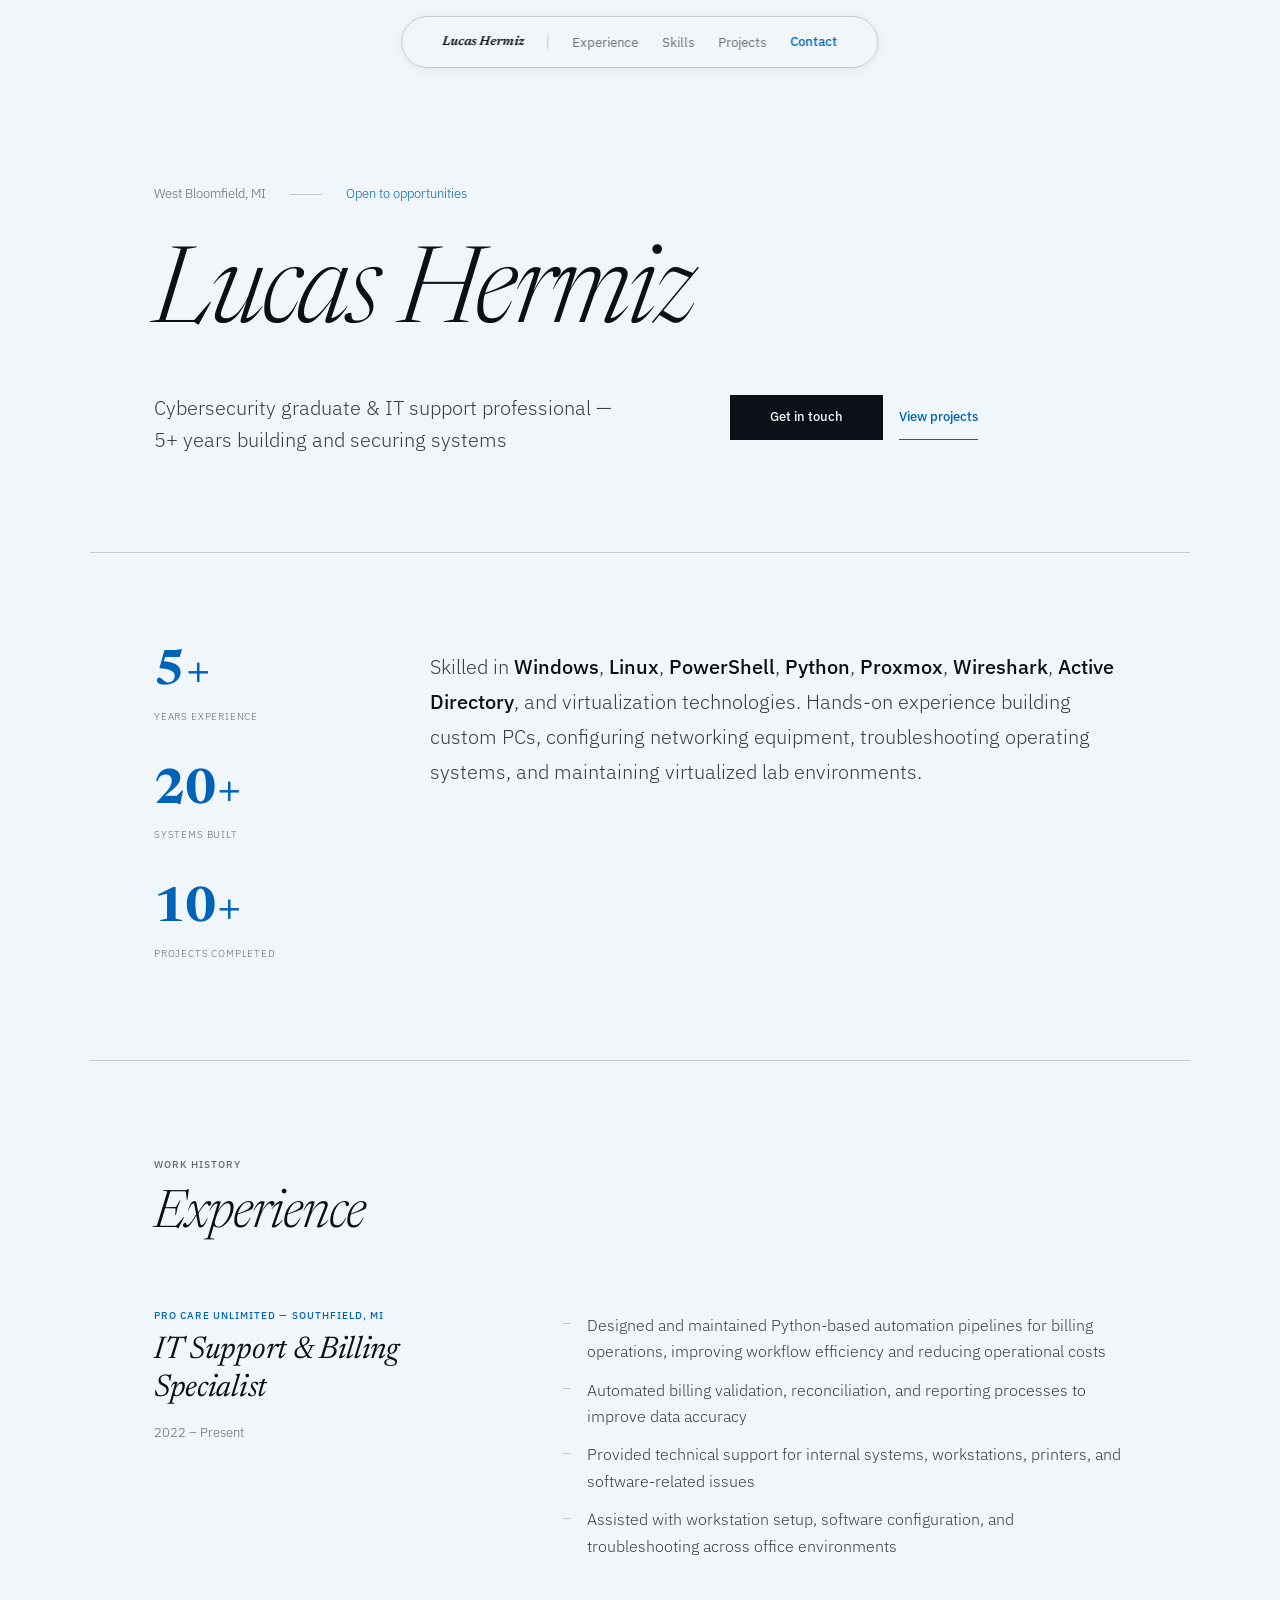
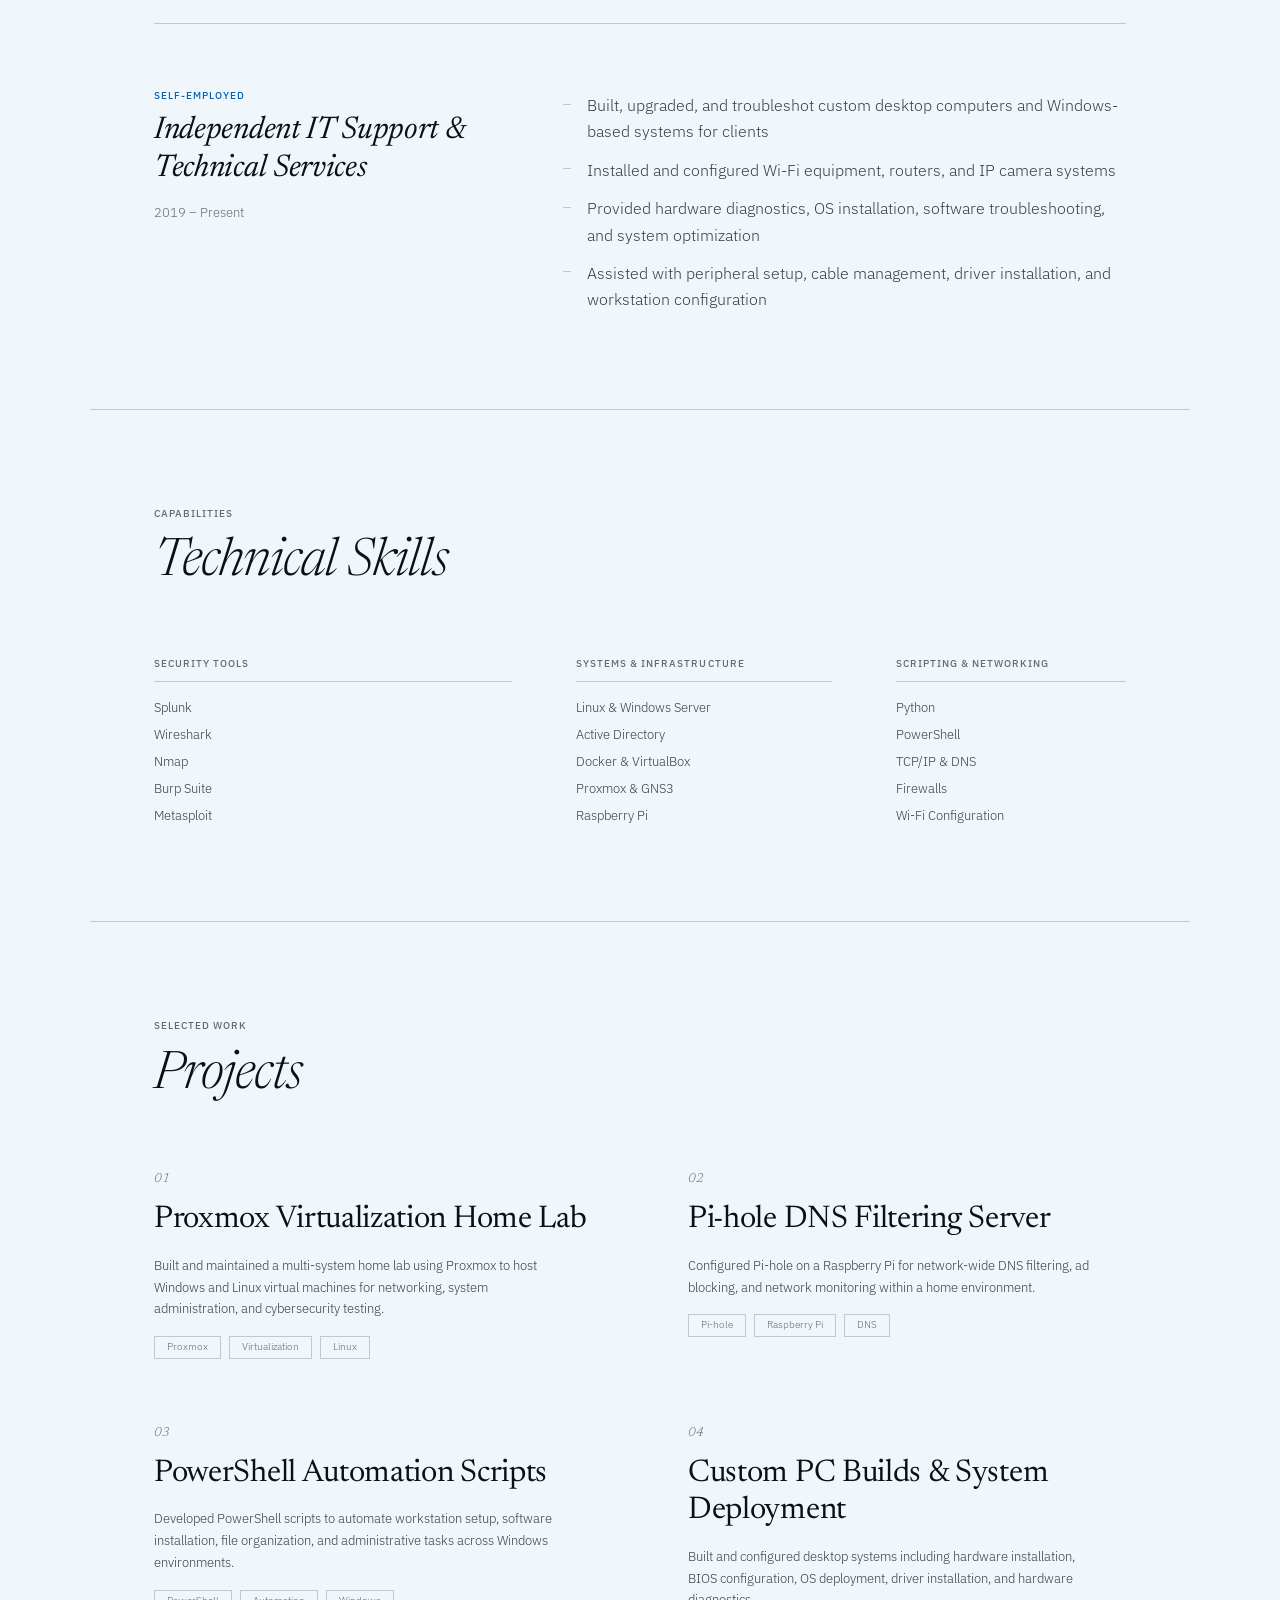
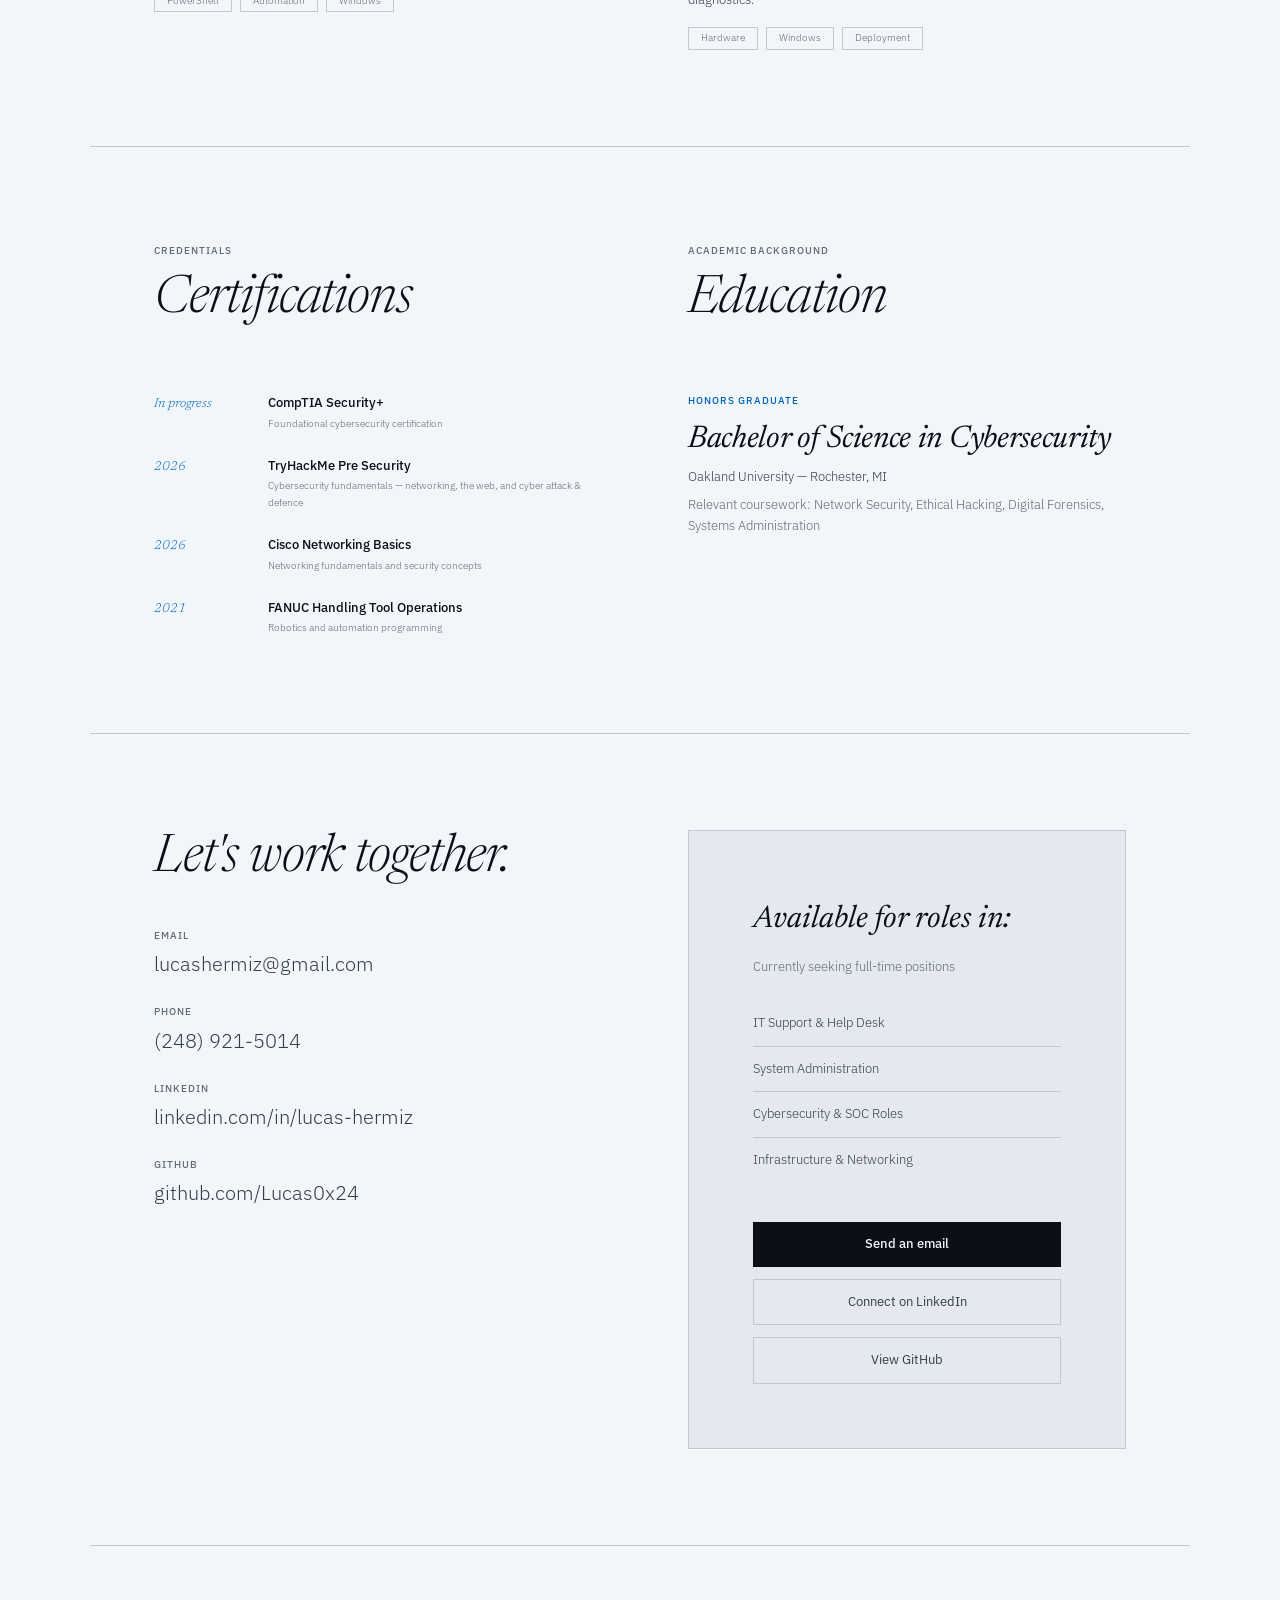
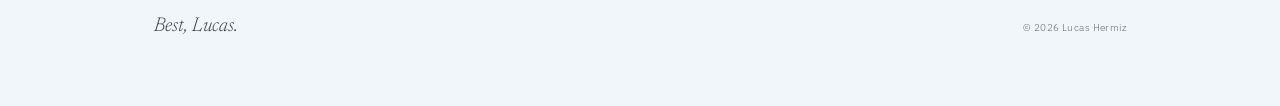
<file: index.html>
<!DOCTYPE html>
<html lang="en">
<head>
<meta charset="UTF-8">
<meta name="viewport" content="width=device-width, initial-scale=1.0">
<title>Lucas Hermiz — Cybersecurity &amp; IT Support</title>
<link rel="preconnect" href="https://fonts.googleapis.com">
<link rel="preconnect" href="https://fonts.gstatic.com" crossorigin>
<link href="https://fonts.googleapis.com/css2?family=Newsreader:ital,opsz,wght@0,6..72,300..800;1,6..72,300..800&family=IBM+Plex+Sans:wght@300;400;500&display=swap" rel="stylesheet">
<style>
:root {
  --color-paper:    oklch(97% 0.008 245);
  --color-paper-2:  oklch(93% 0.010 245);
  --color-paper-3:  oklch(88% 0.012 245);
  --color-rule:     oklch(83% 0.010 245);
  --color-muted:    oklch(52% 0.012 245);
  --color-neutral:  oklch(36% 0.014 245);
  --color-ink:      oklch(17% 0.014 245);
  --color-accent:   oklch(48% 0.18 240);
  --color-focus:    oklch(48% 0.18 240);

  --font-display: "Newsreader", "Georgia", ui-serif, serif;
  --font-body:    "IBM Plex Sans", ui-sans-serif, system-ui, sans-serif;

  --text-xs:        0.64rem;
  --text-sm:        0.8rem;
  --text-base:      1rem;
  --text-md:        1.25rem;
  --text-lg:        1.5625rem;
  --text-xl:        1.9531rem;
  --text-2xl:       2.4414rem;
  --text-3xl:       3.0518rem;
  --text-display:   clamp(3.5rem, 7vw + 1rem, 7.5rem);
  --text-display-s: clamp(2rem, 3.5vw + 0.5rem, 3.5rem);

  --space-3xs: 0.125rem;
  --space-2xs: 0.25rem;
  --space-xs:  0.5rem;
  --space-sm:  0.75rem;
  --space-md:  1rem;
  --space-lg:  1.5rem;
  --space-xl:  2.5rem;
  --space-2xl: 4rem;
  --space-3xl: 6rem;
  --space-4xl: 9rem;

  --dur-short:   100ms;
  --ease-out:    cubic-bezier(0.22, 1, 0.36, 1);
  --z-sticky:    200;
}

html, body { overflow-x: clip; }
*, *::before, *::after { box-sizing: border-box; margin: 0; padding: 0; }

body {
  font-family: var(--font-body);
  font-size: var(--text-base);
  line-height: 1.6;
  background: var(--color-paper);
  color: var(--color-ink);
  font-weight: 300;
}

.nav {
  position: fixed;
  top: var(--space-md);
  left: 50%;
  transform: translateX(-50%);
  z-index: var(--z-sticky);
  display: flex;
  align-items: center;
  gap: var(--space-lg);
  padding: var(--space-sm) var(--space-xl);
  background: oklch(97% 0.008 245 / 0.94);
  backdrop-filter: blur(14px);
  -webkit-backdrop-filter: blur(14px);
  border: 1px solid var(--color-rule);
  border-radius: 100px;
  box-shadow: 0 2px 12px oklch(17% 0.014 245 / 0.07);
  white-space: nowrap;
}

.nav-wordmark {
  font-family: var(--font-display);
  font-size: var(--text-sm);
  font-weight: 600;
  font-style: italic;
  color: var(--color-ink);
  text-decoration: none;
  letter-spacing: -0.01em;
}

.nav-sep { width: 1px; height: 14px; background: var(--color-rule); flex-shrink: 0; }

.nav-links {
  display: flex;
  list-style: none;
  gap: var(--space-lg);
}

.nav-links a {
  font-size: var(--text-sm);
  font-weight: 400;
  color: var(--color-muted);
  text-decoration: none;
  transition: color var(--dur-short) var(--ease-out);
}
.nav-links a:hover { color: var(--color-ink); }
.nav-links a:focus-visible { outline: 2px solid var(--color-focus); outline-offset: 4px; border-radius: 3px; }

.nav-cta {
  font-size: var(--text-sm);
  font-weight: 500;
  color: var(--color-accent);
  text-decoration: none;
  transition: color var(--dur-short) var(--ease-out);
}
.nav-cta:hover { color: var(--color-ink); }
.nav-cta:focus-visible { outline: 2px solid var(--color-focus); outline-offset: 4px; border-radius: 3px; }

.hero {
  padding: calc(var(--space-4xl) + var(--space-xl)) var(--space-2xl) var(--space-3xl);
  max-width: 1100px;
  margin: 0 auto;
}

.hero-meta {
  display: flex;
  align-items: center;
  gap: var(--space-lg);
  margin-bottom: var(--space-xl);
}

.hero-location { font-size: var(--text-sm); color: var(--color-muted); }
.hero-divider { width: 32px; height: 1px; background: var(--color-rule); }
.hero-status { font-size: var(--text-sm); color: var(--color-accent); }

.hero-name {
  font-family: var(--font-display);
  font-size: var(--text-display);
  font-weight: 300;
  font-style: italic;
  line-height: 1.02;
  letter-spacing: -0.03em;
  color: var(--color-ink);
  margin-bottom: var(--space-xl);
  overflow-wrap: anywhere;
  min-width: 0;
}

.hero-bottom {
  display: flex;
  align-items: flex-start;
  gap: var(--space-3xl);
  flex-wrap: wrap;
}

.hero-role {
  font-size: var(--text-md);
  font-weight: 300;
  color: var(--color-neutral);
  max-width: 40ch;
  line-height: 1.6;
}

.hero-actions {
  display: flex;
  gap: var(--space-md);
  align-items: center;
  flex-wrap: wrap;
  padding-top: 0.15em;
}

.btn {
  font-family: var(--font-body);
  font-size: var(--text-sm);
  font-weight: 500;
  padding: var(--space-sm) var(--space-xl);
  text-decoration: none;
  display: inline-block;
  white-space: nowrap;
  transition: background-color var(--dur-short) var(--ease-out), color var(--dur-short) var(--ease-out);
}

.btn-primary { background: var(--color-ink); color: var(--color-paper); }
.btn-primary:hover { background: var(--color-accent); }
.btn-primary:focus-visible { outline: 2px solid var(--color-focus); outline-offset: 3px; }
.btn-primary:active { opacity: 0.88; }

.btn-text {
  background: transparent;
  color: var(--color-accent);
  padding-left: 0;
  padding-right: 0;
  border-bottom: 1px solid var(--color-accent);
  transition: color var(--dur-short) var(--ease-out), border-color var(--dur-short) var(--ease-out);
}
.btn-text:hover { color: var(--color-ink); border-bottom-color: var(--color-ink); }
.btn-text:focus-visible { outline: 2px solid var(--color-focus); outline-offset: 4px; }

.section {
  max-width: 1100px;
  margin: 0 auto;
  padding: var(--space-3xl) var(--space-2xl);
  border-top: 1px solid var(--color-rule);
}

.section-pre {
  font-size: var(--text-xs);
  font-weight: 500;
  letter-spacing: 0.10em;
  text-transform: uppercase;
  color: var(--color-muted);
  display: block;
  margin-bottom: var(--space-sm);
}

.section-title {
  font-family: var(--font-display);
  font-size: var(--text-display-s);
  font-weight: 300;
  font-style: italic;
  line-height: 1.1;
  letter-spacing: -0.02em;
  color: var(--color-ink);
  margin-bottom: var(--space-2xl);
}

.summary-layout {
  display: grid;
  grid-template-columns: 180px 1fr;
  gap: var(--space-3xl);
  align-items: start;
}

.summary-stats { display: flex; flex-direction: column; gap: var(--space-xl); }

.stat-num {
  font-family: var(--font-display);
  font-size: var(--text-3xl);
  font-weight: 700;
  color: var(--color-accent);
  line-height: 1;
  font-variant-numeric: tabular-nums;
  display: block;
  margin-bottom: var(--space-2xs);
}

.stat-label {
  font-size: var(--text-xs);
  color: var(--color-muted);
  letter-spacing: 0.08em;
  text-transform: uppercase;
}

.summary-text {
  font-size: var(--text-md);
  line-height: 1.75;
  color: var(--color-neutral);
  max-width: 66ch;
}
.summary-text strong { color: var(--color-ink); font-weight: 500; }

.exp-list { display: flex; flex-direction: column; gap: 0; }

.exp-item {
  display: grid;
  grid-template-columns: 1fr 1.8fr;
  gap: var(--space-3xl);
  padding-bottom: var(--space-2xl);
  border-bottom: 1px solid var(--color-rule);
  margin-bottom: var(--space-2xl);
}
.exp-item:last-child { border-bottom: none; padding-bottom: 0; margin-bottom: 0; }

.exp-company {
  font-size: var(--text-xs);
  font-weight: 500;
  letter-spacing: 0.10em;
  text-transform: uppercase;
  color: var(--color-accent);
  margin-bottom: var(--space-xs);
}

.exp-role {
  font-family: var(--font-display);
  font-size: var(--text-xl);
  font-weight: 400;
  font-style: italic;
  line-height: 1.2;
  letter-spacing: -0.01em;
  color: var(--color-ink);
  margin-bottom: var(--space-md);
}

.exp-period {
  font-size: var(--text-sm);
  color: var(--color-muted);
  font-variant-numeric: tabular-nums;
}

.exp-bullets { list-style: none; display: flex; flex-direction: column; gap: var(--space-sm); padding-top: 0.25em; }

.exp-bullets li {
  font-size: var(--text-base);
  line-height: 1.65;
  color: var(--color-neutral);
  padding-left: var(--space-lg);
  position: relative;
}
.exp-bullets li::before {
  content: '';
  position: absolute;
  left: 0;
  top: 0.72em;
  width: 8px;
  height: 1px;
  background: var(--color-rule);
}

.skills-layout {
  display: grid;
  grid-template-columns: 1.4fr 1fr 0.9fr;
  gap: var(--space-2xl);
}

.skill-group-name {
  font-size: var(--text-xs);
  font-weight: 500;
  letter-spacing: 0.10em;
  text-transform: uppercase;
  color: var(--color-muted);
  padding-bottom: var(--space-xs);
  border-bottom: 1px solid var(--color-rule);
  margin-bottom: var(--space-md);
}

.skill-items { display: flex; flex-direction: column; gap: var(--space-xs); }
.skill-item { font-size: var(--text-sm); color: var(--color-neutral); line-height: 1.5; }

.projects-layout {
  display: grid;
  grid-template-columns: 1fr 1fr;
  gap: var(--space-2xl) var(--space-3xl);
}

.project-num {
  font-family: var(--font-display);
  font-size: var(--text-sm);
  font-style: italic;
  color: var(--color-muted);
  margin-bottom: var(--space-sm);
}

.project-title {
  font-family: var(--font-display);
  font-size: var(--text-xl);
  font-weight: 400;
  line-height: 1.2;
  letter-spacing: -0.01em;
  color: var(--color-ink);
  margin-bottom: var(--space-md);
}

.project-body {
  font-size: var(--text-sm);
  line-height: 1.7;
  color: var(--color-neutral);
  margin-bottom: var(--space-md);
  max-width: 52ch;
}

.project-tags { display: flex; flex-wrap: wrap; gap: var(--space-xs); }

.project-tag {
  font-size: var(--text-xs);
  color: var(--color-muted);
  border: 1px solid var(--color-rule);
  padding: var(--space-3xs) var(--space-sm);
}

.creds-layout {
  display: grid;
  grid-template-columns: 1fr 1fr;
  gap: var(--space-3xl);
  align-items: start;
}

.cert-list { display: flex; flex-direction: column; gap: var(--space-lg); }

.cert-entry { display: grid; grid-template-columns: 90px 1fr; gap: var(--space-lg); align-items: baseline; }

.cert-year {
  font-family: var(--font-display);
  font-size: var(--text-sm);
  font-style: italic;
  color: var(--color-accent);
  font-variant-numeric: tabular-nums;
}

.cert-name { font-size: var(--text-sm); font-weight: 500; color: var(--color-ink); margin-bottom: var(--space-3xs); }
.cert-desc { font-size: var(--text-xs); color: var(--color-muted); }

.edu-honors {
  display: block;
  font-size: var(--text-xs);
  font-weight: 500;
  letter-spacing: 0.10em;
  text-transform: uppercase;
  color: var(--color-accent);
  margin-bottom: var(--space-sm);
}

.edu-degree {
  font-family: var(--font-display);
  font-size: var(--text-xl);
  font-weight: 400;
  font-style: italic;
  line-height: 1.2;
  letter-spacing: -0.01em;
  color: var(--color-ink);
  margin-bottom: var(--space-xs);
}

.edu-school { font-size: var(--text-sm); color: var(--color-neutral); margin-bottom: var(--space-xs); }
.edu-coursework { font-size: var(--text-sm); color: var(--color-muted); line-height: 1.6; }

.contact-layout {
  display: grid;
  grid-template-columns: 1fr 1fr;
  gap: var(--space-3xl);
  align-items: start;
}

.contact-heading {
  font-family: var(--font-display);
  font-size: var(--text-display-s);
  font-weight: 300;
  font-style: italic;
  line-height: 1.1;
  letter-spacing: -0.02em;
  color: var(--color-ink);
  margin-bottom: var(--space-xl);
}

.contact-methods { display: flex; flex-direction: column; gap: var(--space-lg); }

.c-label {
  display: block;
  font-size: var(--text-xs);
  font-weight: 500;
  letter-spacing: 0.10em;
  text-transform: uppercase;
  color: var(--color-muted);
  margin-bottom: var(--space-2xs);
}

.c-value {
  font-size: var(--text-md);
  color: var(--color-neutral);
  text-decoration: none;
  transition: color var(--dur-short) var(--ease-out);
  display: block;
}
.c-value:hover { color: var(--color-accent); }
.c-value:focus-visible { outline: 2px solid var(--color-focus); outline-offset: 3px; }

.contact-card {
  background: var(--color-paper-2);
  padding: var(--space-2xl);
  border: 1px solid var(--color-rule);
}

.contact-card-title {
  font-family: var(--font-display);
  font-size: var(--text-xl);
  font-weight: 400;
  font-style: italic;
  color: var(--color-ink);
  margin-bottom: var(--space-sm);
}

.contact-card-sub { font-size: var(--text-sm); color: var(--color-muted); margin-bottom: var(--space-lg); }

.opp-list {
  list-style: none;
  margin-bottom: var(--space-xl);
}
.opp-list li {
  font-size: var(--text-sm);
  color: var(--color-neutral);
  padding: var(--space-sm) 0;
  border-bottom: 1px solid var(--color-rule);
}
.opp-list li:last-child { border-bottom: none; }

.cta-stack { display: flex; flex-direction: column; gap: var(--space-sm); }
.btn-block { text-align: center; display: block; }
.btn-outline {
  font-family: var(--font-body);
  font-size: var(--text-sm);
  font-weight: 400;
  padding: var(--space-sm) var(--space-xl);
  text-decoration: none;
  display: block;
  text-align: center;
  color: var(--color-neutral);
  border: 1px solid var(--color-rule);
  transition: color var(--dur-short) var(--ease-out), border-color var(--dur-short) var(--ease-out);
  white-space: nowrap;
}
.btn-outline:hover { color: var(--color-accent); border-color: var(--color-accent); }
.btn-outline:focus-visible { outline: 2px solid var(--color-focus); outline-offset: 3px; }
.btn-outline:active { opacity: 0.88; }

.footer {
  max-width: 1100px;
  margin: 0 auto;
  padding: var(--space-2xl) var(--space-2xl);
  border-top: 1px solid var(--color-rule);
  display: flex;
  justify-content: space-between;
  align-items: baseline;
  flex-wrap: wrap;
  gap: var(--space-md);
}

.footer-close {
  font-family: var(--font-display);
  font-size: var(--text-md);
  font-weight: 300;
  font-style: italic;
  color: var(--color-neutral);
}

.footer-copy { font-size: var(--text-xs); color: var(--color-muted); letter-spacing: 0.04em; }

@media (max-width: 900px) {
  .skills-layout { grid-template-columns: 1fr 1fr; }
  .exp-item { grid-template-columns: 1fr; gap: var(--space-md); }
}

@media (max-width: 768px) {
  .nav {
    top: var(--space-sm);
    left: var(--space-md); right: var(--space-md);
    transform: none;
    justify-content: space-between;
    padding: var(--space-sm) var(--space-lg);
  }
  .nav-sep { display: none; }
  .nav-links li:nth-child(n+2) { display: none; }

  .hero { padding: calc(var(--space-3xl) + var(--space-xl)) var(--space-lg) var(--space-2xl); }
  .hero-bottom { flex-direction: column; gap: var(--space-lg); }

  .section { padding: var(--space-2xl) var(--space-lg); }

  .summary-layout { grid-template-columns: 1fr; }
  .summary-stats { flex-direction: row; gap: var(--space-xl); }

  .skills-layout { grid-template-columns: 1fr; }
  .projects-layout { grid-template-columns: 1fr; }
  .creds-layout { grid-template-columns: 1fr; }
  .contact-layout { grid-template-columns: 1fr; }

  .footer { padding: var(--space-xl) var(--space-lg); }
  .hero-name { overflow-wrap: anywhere; min-width: 0; }
}

@media (max-width: 414px) {
  .cert-entry { grid-template-columns: 1fr; gap: var(--space-xs); }
}
</style>
</head>
<body>

<nav class="nav" id="top">
  <a href="#top" class="nav-wordmark">Lucas Hermiz</a>
  <div class="nav-sep"></div>
  <ul class="nav-links">
    <li><a href="#experience">Experience</a></li>
    <li><a href="#skills">Skills</a></li>
    <li><a href="#projects">Projects</a></li>
  </ul>
  <a href="#contact" class="nav-cta">Contact</a>
</nav>

<section class="hero">
  <div class="hero-meta">
    <span class="hero-location">West Bloomfield, MI</span>
    <div class="hero-divider"></div>
    <span class="hero-status">Open to opportunities</span>
  </div>
  <h1 class="hero-name">Lucas Hermiz</h1>
  <div class="hero-bottom">
    <p class="hero-role">Cybersecurity graduate &amp; IT support professional — 5+ years building and securing systems</p>
    <div class="hero-actions">
      <a href="mailto:lucashermiz@gmail.com" class="btn btn-primary">Get in touch</a>
      <a href="#projects" class="btn btn-text">View projects</a>
    </div>
  </div>
</section>

<section class="section" id="summary">
  <div class="summary-layout">
    <div class="summary-stats">
      <div>
        <span class="stat-num">5+</span>
        <span class="stat-label">Years experience</span>
      </div>
      <div>
        <span class="stat-num">20+</span>
        <span class="stat-label">Systems built</span>
      </div>
      <div>
        <span class="stat-num">10+</span>
        <span class="stat-label">Projects completed</span>
      </div>
    </div>
    <p class="summary-text">
      Skilled in <strong>Windows</strong>, <strong>Linux</strong>, <strong>PowerShell</strong>,
      <strong>Python</strong>, <strong>Proxmox</strong>, <strong>Wireshark</strong>,
      <strong>Active Directory</strong>, and virtualization technologies. Hands-on experience
      building custom PCs, configuring networking equipment, troubleshooting operating systems,
      and maintaining virtualized lab environments.
    </p>
  </div>
</section>

<section class="section" id="experience">
  <span class="section-pre">Work history</span>
  <h2 class="section-title">Experience</h2>
  <div class="exp-list">
    <div class="exp-item">
      <div>
        <p class="exp-company">Pro Care Unlimited — Southfield, MI</p>
        <h3 class="exp-role">IT Support &amp; Billing Specialist</h3>
        <p class="exp-period">2022 – Present</p>
      </div>
      <ul class="exp-bullets">
        <li>Designed and maintained Python-based automation pipelines for billing operations, improving workflow efficiency and reducing operational costs</li>
        <li>Automated billing validation, reconciliation, and reporting processes to improve data accuracy</li>
        <li>Provided technical support for internal systems, workstations, printers, and software-related issues</li>
        <li>Assisted with workstation setup, software configuration, and troubleshooting across office environments</li>
      </ul>
    </div>
    <div class="exp-item">
      <div>
        <p class="exp-company">Self-Employed</p>
        <h3 class="exp-role">Independent IT Support &amp; Technical Services</h3>
        <p class="exp-period">2019 – Present</p>
      </div>
      <ul class="exp-bullets">
        <li>Built, upgraded, and troubleshot custom desktop computers and Windows-based systems for clients</li>
        <li>Installed and configured Wi-Fi equipment, routers, and IP camera systems</li>
        <li>Provided hardware diagnostics, OS installation, software troubleshooting, and system optimization</li>
        <li>Assisted with peripheral setup, cable management, driver installation, and workstation configuration</li>
      </ul>
    </div>
  </div>
</section>

<section class="section" id="skills">
  <span class="section-pre">Capabilities</span>
  <h2 class="section-title">Technical Skills</h2>
  <div class="skills-layout">
    <div>
      <p class="skill-group-name">Security Tools</p>
      <div class="skill-items">
        <span class="skill-item">Splunk</span>
        <span class="skill-item">Wireshark</span>
        <span class="skill-item">Nmap</span>
        <span class="skill-item">Burp Suite</span>
        <span class="skill-item">Metasploit</span>
      </div>
    </div>
    <div>
      <p class="skill-group-name">Systems &amp; Infrastructure</p>
      <div class="skill-items">
        <span class="skill-item">Linux &amp; Windows Server</span>
        <span class="skill-item">Active Directory</span>
        <span class="skill-item">Docker &amp; VirtualBox</span>
        <span class="skill-item">Proxmox &amp; GNS3</span>
        <span class="skill-item">Raspberry Pi</span>
      </div>
    </div>
    <div>
      <p class="skill-group-name">Scripting &amp; Networking</p>
      <div class="skill-items">
        <span class="skill-item">Python</span>
        <span class="skill-item">PowerShell</span>
        <span class="skill-item">TCP/IP &amp; DNS</span>
        <span class="skill-item">Firewalls</span>
        <span class="skill-item">Wi-Fi Configuration</span>
      </div>
    </div>
  </div>
</section>

<section class="section" id="projects">
  <span class="section-pre">Selected work</span>
  <h2 class="section-title">Projects</h2>
  <div class="projects-layout">
    <div>
      <p class="project-num">01</p>
      <h3 class="project-title">Proxmox Virtualization Home Lab</h3>
      <p class="project-body">Built and maintained a multi-system home lab using Proxmox to host Windows and Linux virtual machines for networking, system administration, and cybersecurity testing.</p>
      <div class="project-tags">
        <span class="project-tag">Proxmox</span>
        <span class="project-tag">Virtualization</span>
        <span class="project-tag">Linux</span>
      </div>
    </div>
    <div>
      <p class="project-num">02</p>
      <h3 class="project-title">Pi-hole DNS Filtering Server</h3>
      <p class="project-body">Configured Pi-hole on a Raspberry Pi for network-wide DNS filtering, ad blocking, and network monitoring within a home environment.</p>
      <div class="project-tags">
        <span class="project-tag">Pi-hole</span>
        <span class="project-tag">Raspberry Pi</span>
        <span class="project-tag">DNS</span>
      </div>
    </div>
    <div>
      <p class="project-num">03</p>
      <h3 class="project-title">PowerShell Automation Scripts</h3>
      <p class="project-body">Developed PowerShell scripts to automate workstation setup, software installation, file organization, and administrative tasks across Windows environments.</p>
      <div class="project-tags">
        <span class="project-tag">PowerShell</span>
        <span class="project-tag">Automation</span>
        <span class="project-tag">Windows</span>
      </div>
    </div>
    <div>
      <p class="project-num">04</p>
      <h3 class="project-title">Custom PC Builds &amp; System Deployment</h3>
      <p class="project-body">Built and configured desktop systems including hardware installation, BIOS configuration, OS deployment, driver installation, and hardware diagnostics.</p>
      <div class="project-tags">
        <span class="project-tag">Hardware</span>
        <span class="project-tag">Windows</span>
        <span class="project-tag">Deployment</span>
      </div>
    </div>
  </div>
</section>

<section class="section" id="certifications">
  <div class="creds-layout">
    <div>
      <span class="section-pre">Credentials</span>
      <h2 class="section-title">Certifications</h2>
      <div class="cert-list">
        <div class="cert-entry">
          <span class="cert-year">In progress</span>
          <div>
            <p class="cert-name">CompTIA Security+</p>
            <p class="cert-desc">Foundational cybersecurity certification</p>
          </div>
        </div>
        <div class="cert-entry">
          <span class="cert-year">2026</span>
          <div>
            <p class="cert-name">TryHackMe Pre Security</p>
            <p class="cert-desc">Cybersecurity fundamentals — networking, the web, and cyber attack &amp; defence</p>
          </div>
        </div>
        <div class="cert-entry">
          <span class="cert-year">2026</span>
          <div>
            <p class="cert-name">Cisco Networking Basics</p>
            <p class="cert-desc">Networking fundamentals and security concepts</p>
          </div>
        </div>
        <div class="cert-entry">
          <span class="cert-year">2021</span>
          <div>
            <p class="cert-name">FANUC Handling Tool Operations</p>
            <p class="cert-desc">Robotics and automation programming</p>
          </div>
        </div>
      </div>
    </div>
    <div>
      <span class="section-pre">Academic background</span>
      <h2 class="section-title">Education</h2>
      <span class="edu-honors">Honors Graduate</span>
      <h3 class="edu-degree">Bachelor of Science in Cybersecurity</h3>
      <p class="edu-school">Oakland University — Rochester, MI</p>
      <p class="edu-coursework">Relevant coursework: Network Security, Ethical Hacking, Digital Forensics, Systems Administration</p>
    </div>
  </div>
</section>

<section class="section" id="contact">
  <div class="contact-layout">
    <div>
      <h2 class="contact-heading">Let's work together.</h2>
      <div class="contact-methods">
        <div>
          <span class="c-label">Email</span>
          <a href="mailto:lucashermiz@gmail.com" class="c-value">lucashermiz@gmail.com</a>
        </div>
        <div>
          <span class="c-label">Phone</span>
          <a href="tel:+12489215014" class="c-value">(248) 921-5014</a>
        </div>
        <div>
          <span class="c-label">LinkedIn</span>
          <a href="https://www.linkedin.com/in/lucas-hermiz/" target="_blank" rel="noopener" class="c-value">linkedin.com/in/lucas-hermiz</a>
        </div>
        <div>
          <span class="c-label">GitHub</span>
          <a href="https://github.com/Lucas0x24" target="_blank" rel="noopener" class="c-value">github.com/Lucas0x24</a>
        </div>
      </div>
    </div>
    <div class="contact-card">
      <h3 class="contact-card-title">Available for roles in:</h3>
      <p class="contact-card-sub">Currently seeking full-time positions</p>
      <ul class="opp-list">
        <li>IT Support &amp; Help Desk</li>
        <li>System Administration</li>
        <li>Cybersecurity &amp; SOC Roles</li>
        <li>Infrastructure &amp; Networking</li>
      </ul>
      <div class="cta-stack">
        <a href="mailto:lucashermiz@gmail.com" class="btn btn-primary btn-block">Send an email</a>
        <a href="https://www.linkedin.com/in/lucas-hermiz/" class="btn-outline" target="_blank" rel="noopener">Connect on LinkedIn</a>
        <a href="https://github.com/Lucas0x24" class="btn-outline" target="_blank" rel="noopener">View GitHub</a>
      </div>
    </div>
  </div>
</section>

<footer class="footer">
  <span class="footer-close">Best, Lucas.</span>
  <span class="footer-copy">&copy; 2026 Lucas Hermiz</span>
</footer>

</body>
</html>
</file>
